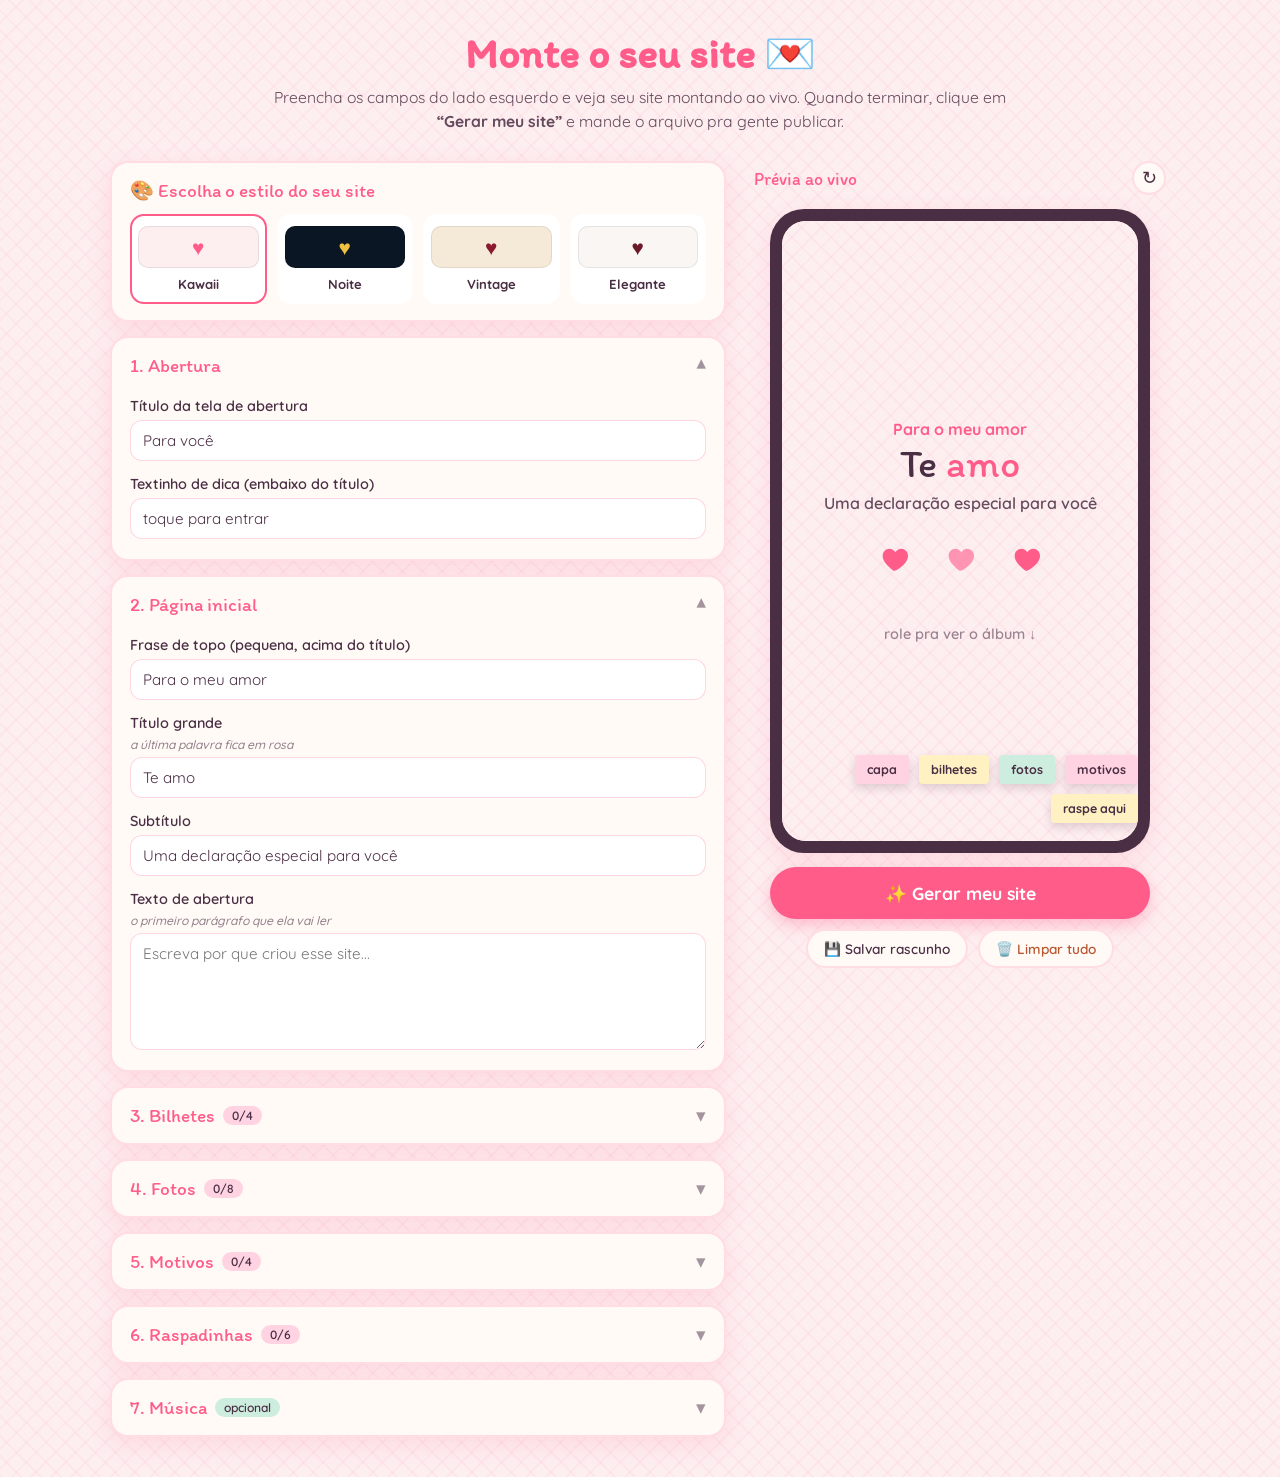
<file: index.html>
<!DOCTYPE html>
<html lang="pt-BR">
<head>
    <meta charset="UTF-8">
    <meta name="viewport" content="width=device-width, initial-scale=1.0">
    <title>Monte o seu site 💌</title>
    <meta name="description" content="Monte o site surpresa do seu casal: escolha o estilo, escreva as mensagens e veja tudo ao vivo.">
    <meta property="og:type" content="website">
    <meta property="og:title" content="Monte o seu site 💌">
    <meta property="og:description" content="Monte o site surpresa do seu casal: escolha o estilo, escreva as mensagens e veja tudo ao vivo.">
    <link rel="icon" href="data:image/svg+xml,<svg xmlns='http://www.w3.org/2000/svg' viewBox='0 0 100 100'><text y='.9em' font-size='90'>💌</text></svg>">
    <link rel="preconnect" href="https://fonts.googleapis.com">
    <link rel="preconnect" href="https://fonts.gstatic.com" crossorigin>
    <link href="https://fonts.googleapis.com/css2?family=Itim&family=Quicksand:wght@400;500;600;700&display=swap" rel="stylesheet">
    <link rel="stylesheet" href="configurador.css">
</head>
<body>
    <header class="topo">
        <h1>Monte o seu site 💌</h1>
        <p>Preencha os campos do lado esquerdo e veja seu site montando ao vivo. Quando terminar, clique em <strong>“Gerar meu site”</strong> e mande o arquivo pra gente publicar.</p>
    </header>

    <div class="abas" role="tablist">
        <button class="aba ativa" data-aba="editar">✏️ Editar</button>
        <button class="aba" data-aba="previa">👀 Ver prévia</button>
    </div>

    <main class="painel">
        <!-- Coluna de edição -->
        <section class="form" id="form" data-painel="editar">

            <div class="seletor-tema">
                <span class="seletor-titulo">🎨 Escolha o estilo do seu site</span>
                <div class="temas" id="temas">
                    <button type="button" class="tema-opcao" data-tema="kawaii"
                        style="--t-fundo:#fdeef0; --t-destaque:#ff5c8a; --t-texto:#4a2e44;">
                        <span class="tema-amostra"></span>Kawaii
                    </button>
                    <button type="button" class="tema-opcao" data-tema="noite"
                        style="--t-fundo:#0b1624; --t-destaque:#f0c040; --t-texto:#e8dfc8;">
                        <span class="tema-amostra"></span>Noite
                    </button>
                    <button type="button" class="tema-opcao" data-tema="vintage"
                        style="--t-fundo:#f5ead8; --t-destaque:#8b1a2f; --t-texto:#3d2314;">
                        <span class="tema-amostra"></span>Vintage
                    </button>
                    <button type="button" class="tema-opcao" data-tema="elegante"
                        style="--t-fundo:#f9f6f3; --t-destaque:#6b1a2a; --t-texto:#1a1018;">
                        <span class="tema-amostra"></span>Elegante
                    </button>
                </div>
            </div>

            <div class="plano-info" id="plano-info" hidden></div>

            <details class="secao" open>
                <summary>1. Abertura</summary>
                <div class="secao-corpo">
                    <label>Título da tela de abertura
                        <input type="text" data-campo="capaTitulo" maxlength="40" placeholder="Para você">
                    </label>
                    <label>Textinho de dica (embaixo do título)
                        <input type="text" data-campo="capaDica" maxlength="40" placeholder="toque para entrar">
                    </label>
                </div>
            </details>

            <details class="secao" open>
                <summary>2. Página inicial</summary>
                <div class="secao-corpo">
                    <label>Frase de topo (pequena, acima do título)
                        <input type="text" data-campo="heroEyebrow" maxlength="60" placeholder="Para Maria, com amor">
                    </label>
                    <label>Título grande <span class="ajuda">a última palavra fica em rosa</span>
                        <input type="text" data-campo="heroTitulo" maxlength="40" placeholder="Te amo">
                    </label>
                    <label>Subtítulo
                        <input type="text" data-campo="heroSubtitulo" maxlength="80" placeholder="Uma declaração especial para você">
                    </label>
                    <label>Texto de abertura <span class="ajuda">o primeiro parágrafo que ela vai ler</span>
                        <textarea data-campo="heroTexto" rows="5" placeholder="Escreva por que criou esse site..."></textarea>
                    </label>
                </div>
            </details>

            <details class="secao">
                <summary>3. Bilhetes <span class="conta" id="conta-bilhetes"></span></summary>
                <div class="secao-corpo">
                    <p class="dica-secao">Recadinhos curtos, tipo post-it. Escolha uma cor para cada um.</p>
                    <div id="campos-bilhetes"></div>
                </div>
            </details>

            <details class="secao">
                <summary>4. Fotos <span class="conta" id="conta-fotos"></span></summary>
                <div class="secao-corpo">
                    <p class="dica-secao" id="dica-fotos">Suba até 8 fotos do casal. As fotos ficam guardadas dentro do próprio site (não precisa mandar separado). Pode deixar slots em branco.</p>
                    <div id="campos-fotos" class="grade-fotos"></div>
                    <button type="button" class="btn-add" id="add-foto" hidden>+ Adicionar foto</button>
                </div>
            </details>

            <details class="secao">
                <summary>5. Motivos <span class="conta" id="conta-motivos"></span></summary>
                <div class="secao-corpo">
                    <p class="dica-secao">Um varal com motivos pelos quais você ama essa pessoa.</p>
                    <div id="campos-motivos"></div>
                    <button type="button" class="btn-add" id="add-motivo">+ Adicionar motivo</button>
                </div>
            </details>

            <details class="secao">
                <summary>6. Raspadinhas <span class="conta" id="conta-surpresas"></span></summary>
                <div class="secao-corpo">
                    <p class="dica-secao">6 surpresinhas que aparecem quando ela raspa os corações.</p>
                    <div id="campos-surpresas"></div>
                </div>
            </details>

            <details class="secao">
                <summary>7. Música <span class="opcional" id="musica-badge">opcional</span></summary>
                <div class="secao-corpo">
                    <div class="aviso-bloqueio" id="musica-bloqueada" hidden>
                        🔒 Música de fundo é exclusiva dos planos <strong>Completo</strong> e <strong>Premium</strong>.
                    </div>
                    <div id="musica-conteudo">
                        <p class="dica-secao">Um MP3 que toca de fundo. Deixe em branco para não ter música.</p>
                        <label class="arquivo-musica">
                            <input type="file" id="input-musica" accept="audio/mpeg,audio/mp3,.mp3">
                            <span id="nome-musica">Escolher arquivo .mp3</span>
                        </label>
                        <button type="button" class="btn-remover-musica" id="remover-musica" hidden>Remover música</button>
                        <p class="aviso-tamanho" id="aviso-musica" hidden></p>
                    </div>
                </div>
            </details>

        </section>

        <!-- Coluna de prévia -->
        <aside class="previa" data-painel="previa">
            <div class="previa-cabecalho">
                <span>Prévia ao vivo</span>
                <button type="button" class="btn-recarregar" id="recarregar" title="Recarregar prévia">↻</button>
            </div>
            <div class="telefone">
                <div class="telefone-tela">
                    <iframe id="preview-frame" src="preview/kawaii/index.html" title="Prévia do site"></iframe>
                </div>
            </div>
            <div class="acoes">
                <button type="button" class="btn-gerar" id="btn-gerar">✨ Gerar meu site</button>
                <div class="acoes-secundarias">
                    <button type="button" class="btn-secundario" id="btn-rascunho">💾 Salvar rascunho</button>
                    <button type="button" class="btn-secundario btn-limpar" id="btn-limpar">🗑️ Limpar tudo</button>
                </div>
                <p class="nota-rascunho" id="nota-rascunho"></p>
            </div>
        </aside>
    </main>

    <!-- Instruções finais (aparece ao gerar) -->
    <div class="modal" id="modal-pronto" hidden>
        <div class="modal-caixa">
            <button class="modal-fechar" id="modal-fechar">&times;</button>
            <h2>Seu site foi gerado! 🎉</h2>
            <p>Baixamos um arquivo chamado <strong>dados.js</strong> pra você. Agora é só:</p>
            <ol>
                <li>Encontrar o arquivo <strong>dados.js</strong> na pasta de Downloads do seu celular/computador.</li>
                <li>Mandar esse arquivo pra gente no <strong>WhatsApp</strong> (anexar como documento).</li>
                <li>Pronto! A gente publica e te devolve o link do seu site. 💕</li>
            </ol>
            <a class="btn-whats" id="btn-whats" href="#" target="_blank" rel="noopener">📲 Mandar no WhatsApp</a>
        </div>
    </div>

    <script src="configurador.js"></script>
</body>
</html>
</file>
<file: configurador.css>
* { margin: 0; padding: 0; box-sizing: border-box; }

:root {
    --linho: #fdeef0;
    --algodao: #ffd3e2;
    --manteiga: #fff1c2;
    --menta: #cdeede;
    --framboesa: #ff5c8a;
    --ameixa: #4a2e44;
    --creme: #fffaf6;
    --font-display: 'Itim', cursive;
    --font-body: 'Quicksand', sans-serif;
    --sombra: 0 8px 24px rgba(255, 92, 138, 0.14);
    --borda: 2px solid rgba(255, 92, 138, 0.18);
}

body {
    font-family: var(--font-body);
    color: var(--ameixa);
    background-color: var(--linho);
    background-image:
        repeating-linear-gradient(45deg, rgba(255, 92, 138, 0.05) 0px, rgba(255, 92, 138, 0.05) 2px, transparent 2px, transparent 14px),
        repeating-linear-gradient(-45deg, rgba(255, 92, 138, 0.05) 0px, rgba(255, 92, 138, 0.05) 2px, transparent 2px, transparent 14px);
    min-height: 100vh;
    padding-bottom: 40px;
}

/* ---- Topo ---- */
.topo {
    text-align: center;
    padding: 28px 20px 16px;
    max-width: 780px;
    margin: 0 auto;
}
.topo h1 {
    font-family: var(--font-display);
    font-size: clamp(1.8rem, 5vw, 2.6rem);
    color: var(--framboesa);
}
.topo p {
    margin-top: 8px;
    font-size: 0.98rem;
    line-height: 1.5;
    color: var(--ameixa);
    opacity: 0.85;
}

/* ---- Abas (mobile) ---- */
.abas {
    display: none;
    gap: 8px;
    justify-content: center;
    padding: 8px 16px;
    position: sticky;
    top: 0;
    z-index: 20;
    background: var(--linho);
}
.aba {
    flex: 1;
    max-width: 200px;
    padding: 12px;
    border: var(--borda);
    border-radius: 999px;
    background: var(--creme);
    color: var(--ameixa);
    font-family: var(--font-body);
    font-weight: 700;
    font-size: 0.95rem;
    cursor: pointer;
}
.aba.ativa {
    background: var(--framboesa);
    color: #fff;
    border-color: var(--framboesa);
}

/* ---- Layout ---- */
.painel {
    display: grid;
    grid-template-columns: 1fr 420px;
    gap: 24px;
    max-width: 1100px;
    margin: 12px auto 0;
    padding: 0 20px;
    align-items: start;
}

/* ---- Formulário ---- */
.form { display: flex; flex-direction: column; gap: 14px; }

/* ---- Banner do plano ativo ---- */
.plano-info {
    background: var(--creme);
    border: var(--borda);
    border-left: 5px solid var(--framboesa);
    border-radius: 14px;
    padding: 12px 16px;
    font-size: 0.88rem;
    font-weight: 600;
}

/* ---- Aviso de recurso bloqueado (upsell) ---- */
.aviso-bloqueio {
    background: var(--linho);
    border: 1.5px dashed rgba(255, 92, 138, 0.4);
    border-radius: 12px;
    padding: 12px 14px;
    font-size: 0.86rem;
    line-height: 1.5;
}

/* ---- Seletor de tema ---- */
.seletor-tema {
    background: var(--creme);
    border: var(--borda);
    border-radius: 18px;
    box-shadow: var(--sombra);
    padding: 16px 18px;
}
.seletor-titulo {
    display: block;
    font-family: var(--font-display);
    font-size: 1.2rem;
    color: var(--framboesa);
    margin-bottom: 12px;
}
.temas {
    display: grid;
    grid-template-columns: repeat(4, 1fr);
    gap: 10px;
}
.tema-opcao {
    display: flex;
    flex-direction: column;
    align-items: center;
    gap: 8px;
    padding: 10px 6px;
    border: 2px solid transparent;
    border-radius: 14px;
    background: #fff;
    cursor: pointer;
    font-family: var(--font-body);
    font-weight: 700;
    font-size: 0.82rem;
    color: var(--ameixa);
    transition: border-color 0.15s, transform 0.1s;
}
.tema-opcao:hover { transform: translateY(-2px); }
.tema-opcao.sel { border-color: var(--framboesa); }
.tema-amostra {
    width: 100%;
    height: 42px;
    border-radius: 10px;
    background: var(--t-fundo);
    border: 1px solid rgba(0, 0, 0, 0.08);
    position: relative;
    overflow: hidden;
}
.tema-amostra::before {
    content: '♥';
    position: absolute;
    inset: 0;
    display: flex;
    align-items: center;
    justify-content: center;
    color: var(--t-destaque);
    font-size: 1.3rem;
}
@media (max-width: 480px) {
    .temas { grid-template-columns: repeat(2, 1fr); }
}

.secao {
    background: var(--creme);
    border: var(--borda);
    border-radius: 18px;
    box-shadow: var(--sombra);
    overflow: hidden;
}
.secao > summary {
    list-style: none;
    cursor: pointer;
    padding: 16px 18px;
    font-family: var(--font-display);
    font-size: 1.2rem;
    color: var(--framboesa);
    display: flex;
    align-items: center;
    gap: 8px;
    user-select: none;
}
.secao > summary::-webkit-details-marker { display: none; }
.secao > summary::after {
    content: '▾';
    margin-left: auto;
    transition: transform 0.2s;
    color: var(--ameixa);
    opacity: 0.5;
}
.secao[open] > summary::after { transform: rotate(180deg); }
.secao-corpo { padding: 4px 18px 20px; display: flex; flex-direction: column; gap: 14px; }

.conta, .opcional {
    font-family: var(--font-body);
    font-size: 0.75rem;
    font-weight: 600;
    background: var(--algodao);
    color: var(--ameixa);
    padding: 2px 9px;
    border-radius: 999px;
}
.opcional { background: var(--menta); }

.dica-secao { font-size: 0.86rem; opacity: 0.75; line-height: 1.45; }

label {
    display: flex;
    flex-direction: column;
    gap: 5px;
    font-weight: 600;
    font-size: 0.9rem;
}
.ajuda {
    font-weight: 500;
    font-size: 0.76rem;
    opacity: 0.6;
    font-style: italic;
}
input[type="text"], textarea, select {
    font-family: var(--font-body);
    font-size: 0.95rem;
    color: var(--ameixa);
    background: #fff;
    border: 1.5px solid rgba(255, 92, 138, 0.25);
    border-radius: 12px;
    padding: 10px 12px;
    width: 100%;
    resize: vertical;
}
input:focus, textarea:focus, select:focus {
    outline: none;
    border-color: var(--framboesa);
    box-shadow: 0 0 0 3px rgba(255, 92, 138, 0.15);
}

/* ---- Bilhetes / motivos (blocos repetidos) ---- */
.bloco {
    background: var(--linho);
    border-radius: 14px;
    padding: 14px;
    display: flex;
    flex-direction: column;
    gap: 10px;
    position: relative;
    border: 1.5px solid rgba(255, 92, 138, 0.12);
}
.bloco-titulo {
    font-family: var(--font-display);
    font-size: 1rem;
    color: var(--framboesa);
}
.bloco + .bloco { margin-top: 12px; }
.bloco-cores { display: flex; gap: 8px; align-items: center; }
.bola-cor {
    width: 26px; height: 26px; border-radius: 50%;
    border: 2px solid transparent; cursor: pointer;
}
.bola-cor.sel { border-color: var(--ameixa); }
.btn-remover {
    align-self: flex-start;
    background: none;
    border: none;
    color: var(--framboesa);
    font-family: var(--font-body);
    font-size: 0.82rem;
    font-weight: 600;
    cursor: pointer;
    opacity: 0.7;
    padding: 0;
}
.btn-remover:hover { opacity: 1; text-decoration: underline; }

.btn-add {
    align-self: flex-start;
    background: var(--menta);
    border: none;
    color: var(--ameixa);
    font-family: var(--font-body);
    font-weight: 700;
    font-size: 0.9rem;
    padding: 9px 16px;
    border-radius: 999px;
    cursor: pointer;
}
.btn-add:hover { filter: brightness(0.96); }

/* ---- Fotos ---- */
.grade-fotos {
    display: grid;
    grid-template-columns: repeat(2, 1fr);
    gap: 12px;
}
.slot-foto {
    background: var(--linho);
    border-radius: 14px;
    padding: 10px;
    display: flex;
    flex-direction: column;
    gap: 8px;
    border: 1.5px solid rgba(255, 92, 138, 0.12);
    position: relative;
}
.btn-excluir-slot {
    position: absolute;
    top: 6px;
    right: 6px;
    width: 22px;
    height: 22px;
    border-radius: 50%;
    border: none;
    background: rgba(74, 46, 68, 0.55);
    color: #fff;
    font-size: 0.75rem;
    line-height: 1;
    cursor: pointer;
    z-index: 2;
}
.btn-excluir-slot:hover { background: var(--framboesa); }
.foto-preview {
    aspect-ratio: 1;
    border-radius: 10px;
    background: #fff;
    border: 2px dashed rgba(255, 92, 138, 0.3);
    display: flex;
    align-items: center;
    justify-content: center;
    text-align: center;
    font-size: 0.8rem;
    opacity: 0.7;
    cursor: pointer;
    overflow: hidden;
    position: relative;
}
.foto-preview img { width: 100%; height: 100%; object-fit: cover; }
.foto-preview input[type="file"] { display: none; }
.slot-foto input[type="text"] { font-size: 0.85rem; padding: 7px 9px; }
.slot-foto .sel-tamanho { font-size: 0.85rem; padding: 7px 9px; }
.slot-foto .btn-remover { font-size: 0.76rem; }

/* ---- Música ---- */
.arquivo-musica {
    display: inline-flex;
    align-items: center;
    gap: 8px;
    background: var(--manteiga);
    border-radius: 999px;
    padding: 10px 18px;
    cursor: pointer;
    font-weight: 700;
    font-size: 0.9rem;
    width: fit-content;
}
.arquivo-musica input[type="file"] { display: none; }
.btn-remover-musica {
    align-self: flex-start;
    background: none; border: none;
    color: var(--framboesa);
    font-weight: 600; font-size: 0.82rem; cursor: pointer;
}
.aviso-tamanho { font-size: 0.82rem; color: #b8562f; font-weight: 600; }

/* ---- Prévia ---- */
.previa {
    position: sticky;
    top: 16px;
    display: flex;
    flex-direction: column;
    gap: 14px;
}
.previa-cabecalho {
    display: flex;
    align-items: center;
    justify-content: space-between;
    font-family: var(--font-display);
    font-size: 1.1rem;
    color: var(--framboesa);
    padding: 0 4px;
}
.btn-recarregar {
    background: var(--creme);
    border: var(--borda);
    border-radius: 50%;
    width: 34px; height: 34px;
    font-size: 1.1rem;
    cursor: pointer;
    color: var(--ameixa);
}
.telefone {
    background: var(--ameixa);
    border-radius: 34px;
    padding: 12px;
    box-shadow: var(--sombra);
    margin: 0 auto;
    width: 100%;
    max-width: 380px;
}
.telefone-tela {
    border-radius: 24px;
    overflow: hidden;
    background: var(--linho);
    height: 620px;
}
.telefone-tela iframe {
    width: 100%;
    height: 100%;
    border: none;
    display: block;
}

.acoes { display: flex; flex-direction: column; gap: 10px; align-items: center; }
.btn-gerar {
    width: 100%;
    max-width: 380px;
    background: var(--framboesa);
    color: #fff;
    border: none;
    border-radius: 999px;
    padding: 15px;
    font-family: var(--font-body);
    font-weight: 700;
    font-size: 1.1rem;
    cursor: pointer;
    box-shadow: 0 6px 16px rgba(255, 92, 138, 0.35);
}
.btn-gerar:hover { filter: brightness(1.05); }
.acoes-secundarias { display: flex; gap: 10px; }
.btn-secundario {
    background: var(--creme);
    border: var(--borda);
    border-radius: 999px;
    padding: 9px 16px;
    font-family: var(--font-body);
    font-weight: 600;
    font-size: 0.85rem;
    color: var(--ameixa);
    cursor: pointer;
}
.btn-limpar { color: #b8562f; }
.nota-rascunho { font-size: 0.8rem; opacity: 0.75; text-align: center; min-height: 1em; }

/* ---- Modal ---- */
.modal {
    position: fixed;
    inset: 0;
    background: rgba(74, 46, 68, 0.55);
    display: flex;
    align-items: center;
    justify-content: center;
    padding: 20px;
    z-index: 50;
}
.modal[hidden] { display: none; }
.modal-caixa {
    background: var(--creme);
    border-radius: 24px;
    padding: 28px 26px;
    max-width: 440px;
    width: 100%;
    position: relative;
    box-shadow: var(--sombra);
}
.modal-caixa h2 {
    font-family: var(--font-display);
    color: var(--framboesa);
    font-size: 1.6rem;
    margin-bottom: 10px;
}
.modal-caixa p { line-height: 1.5; margin-bottom: 10px; }
.modal-caixa ol { margin: 0 0 18px 20px; line-height: 1.7; }
.modal-fechar {
    position: absolute;
    top: 12px; right: 16px;
    background: none; border: none;
    font-size: 1.8rem; cursor: pointer;
    color: var(--ameixa); opacity: 0.6;
    line-height: 1;
}
.btn-whats {
    display: block;
    text-align: center;
    background: #25d366;
    color: #fff;
    text-decoration: none;
    border-radius: 999px;
    padding: 14px;
    font-weight: 700;
}

/* ---- Responsivo ---- */
@media (max-width: 860px) {
    .abas { display: flex; }
    .painel { grid-template-columns: 1fr; }
    .previa { position: static; }
    .telefone-tela { height: 560px; }
    /* modo abas: mostra um painel de cada vez */
    body.mostrar-previa [data-painel="editar"] { display: none; }
    body.mostrar-editar [data-painel="previa"] { display: none; }
}
</file>
